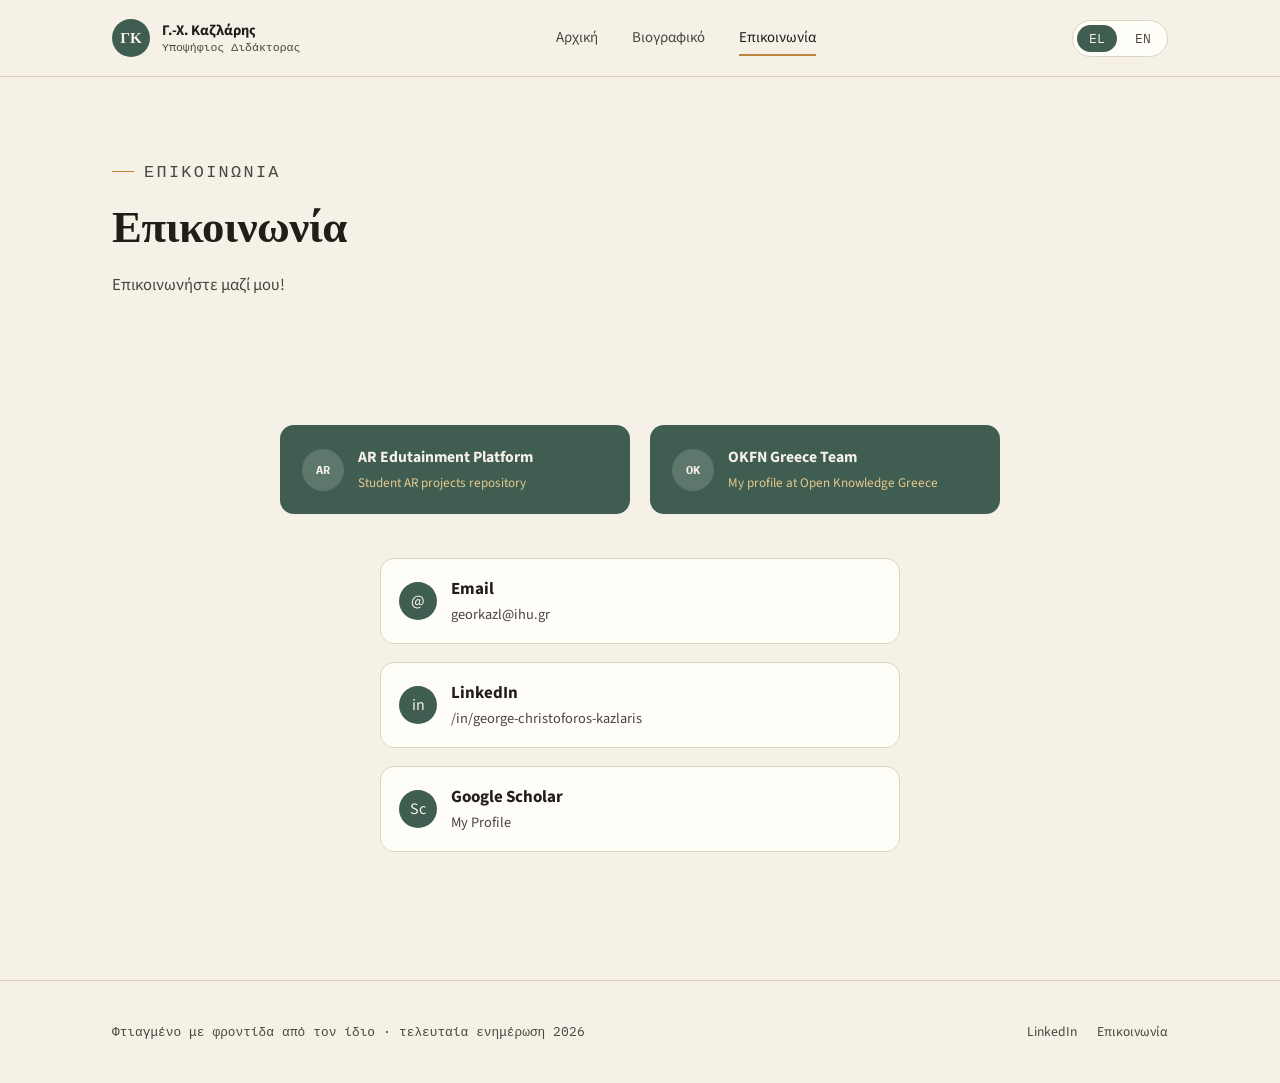
<file: contact.html>
<!doctype html>
<html lang="en">
  <head>
    <meta charset="UTF-8" />
    <meta name="viewport" content="width=device-width, initial-scale=1.0" />
    <title>Contact - Georgios-Christoforos Kazlaris</title>
    <link rel="icon" type="image/svg+xml" href="assets/favicon.svg" />
    <link rel="preconnect" href="https://fonts.googleapis.com" />
    <link rel="preconnect" href="https://fonts.gstatic.com" crossorigin />
    <link
      href="https://fonts.googleapis.com/css2?family=Fraunces:opsz,wght@9..144,500;9..144,600;9..144,700&family=Source+Sans+3:wght@400;600;700&family=IBM+Plex+Mono:wght@400;500&display=swap"
      rel="stylesheet"
    />
    <link rel="stylesheet" href="css/style.css" />
  </head>
  <body>
    <header class="site-header">
      <div class="wrap">
        <a href="index.html" class="brand">
          <span class="mono">ΓΚ</span>
          <span class="brand-name"
            ><strong data-i18n="brand.name">G.-C. Kazlaris</strong
            ><span data-i18n="brand.role">PhD Candidate</span></span
          >
        </a>
        <nav class="main-nav" aria-label="Primary">
          <a href="index.html" data-i18n="nav.home">Home</a>
          <a href="cv.html" data-i18n="nav.cv">CV</a>
          <a href="contact.html" data-i18n="nav.contact">Contact</a>
        </nav>
        <div style="display: flex; align-items: center; gap: 16px">
          <div class="lang-toggle" aria-label="Language">
            <button data-lang="el">EL</button>
            <button data-lang="en">EN</button>
          </div>
          <button class="nav-toggle" aria-label="Toggle menu">
            <span></span><span></span><span></span>
          </button>
        </div>
      </div>
    </header>

    <section class="page-hero">
      <div class="wrap" data-reveal>
        <p class="eyebrow" data-i18n="contact.h1">Contact</p>
        <h1 data-i18n="contact.h1">Contact</h1>
        <p data-i18n="contact.intro">
          Reach out about research, collaboration, or anything else.
        </p>
      </div>
    </section>

    <section>
      <div class="wrap">
        <div class="extra-links" data-reveal>
          <a
            href="https://aredutainment.okfn.gr/"
            target="_blank"
            rel="noopener"
          >
            <span class="ic2">AR</span>
            <div>
              <strong data-i18n="contact.extra1.title"
                >AR Edutainment Platform</strong
              >
              <div class="extra-links-sub" data-i18n="contact.extra1.sub">
                Student AR projects repository
              </div>
            </div>
          </a>
          <a href="https://okfn.gr/el/our-team/" target="_blank" rel="noopener">
            <span class="ic2">OK</span>
            <div>
              <strong data-i18n="contact.extra2.title">OKFN Greece Team</strong>
              <div class="extra-links-sub" data-i18n="contact.extra2.sub">
                My profile at Open Knowledge Greece
              </div>
            </div>
          </a>
        </div>

        <div class="contact-list contact-list-solo" data-reveal>
          <a href="mailto:georkazl@ihu.gr">
            <span class="ic">@</span>
            <div>
              <strong data-i18n="contact.email">Email</strong>
              <div style="color: var(--ink-soft); font-size: 0.9rem">
                georkazl@ihu.gr
              </div>
            </div>
          </a>
          <a
            href="https://www.linkedin.com/in/george-christoforos-kazlaris/"
            target="_blank"
            rel="noopener"
          >
            <span class="ic">in</span>
            <div>
              <strong data-i18n="contact.linkedin">LinkedIn</strong>
              <div style="color: var(--ink-soft); font-size: 0.9rem">
                /in/george-christoforos-kazlaris
              </div>
            </div>
          </a>
          <a
            href="https://scholar.google.com/citations?user=NOP0AgwAAAAJ&hl=en"
            target="_blank"
            rel="noopener"
          >
            <span class="ic">Sc</span>
            <div>
              <strong data-i18n="contact.scholar">Google Scholar</strong>
              <div style="color: var(--ink-soft); font-size: 0.9rem">
                My Profile
              </div>
            </div>
          </a>
        </div>
      </div>
    </section>

    <footer class="site-footer">
      <div class="wrap">
        <span class="footer-note" data-i18n="footer.note"
          >Built with care · last updated 2026</span
        >
        <div class="footer-links">
          <a
            href="https://www.linkedin.com/in/george-christoforos-kazlaris/"
            target="_blank"
            rel="noopener"
            >LinkedIn</a
          >
          <a href="contact.html" data-i18n="nav.contact">Contact</a>
        </div>
      </div>
    </footer>

    <script src="js/i18n.js"></script>
    <script src="js/main.js"></script>
  </body>
</html>
</file>
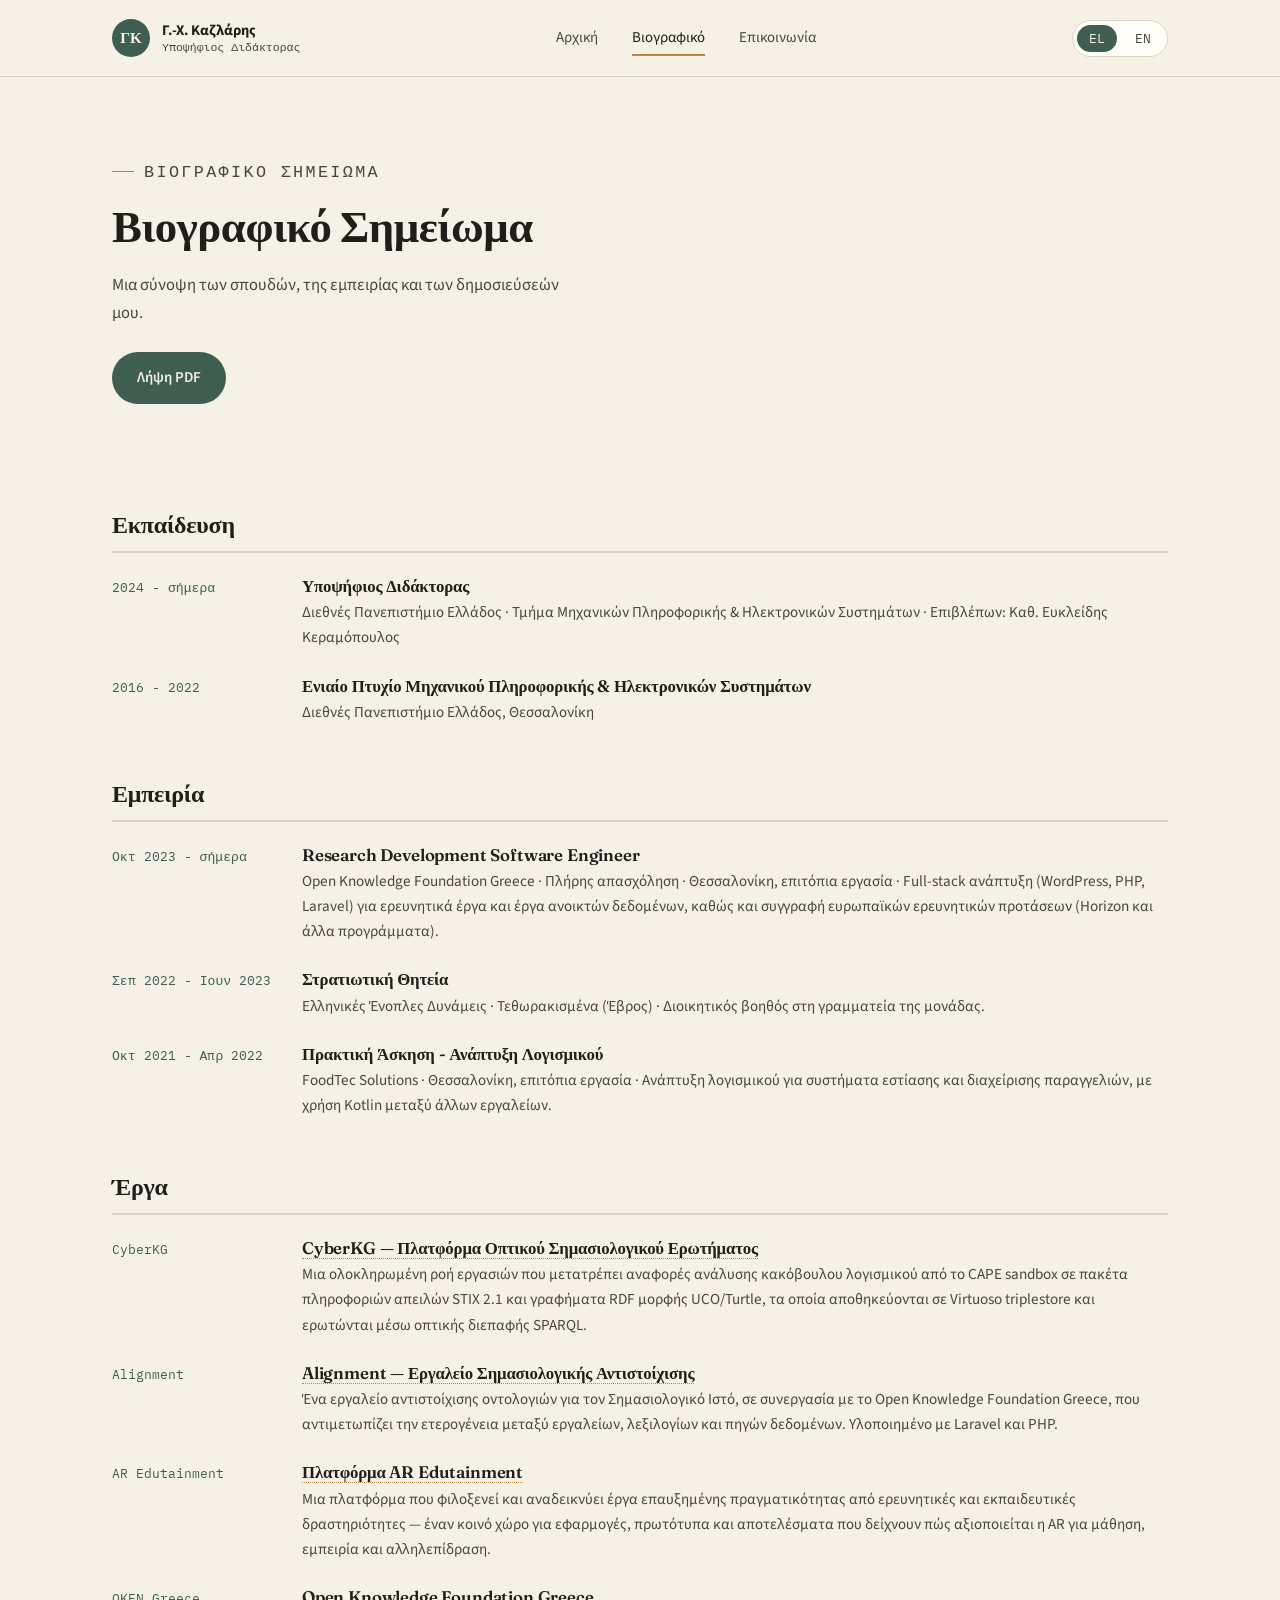
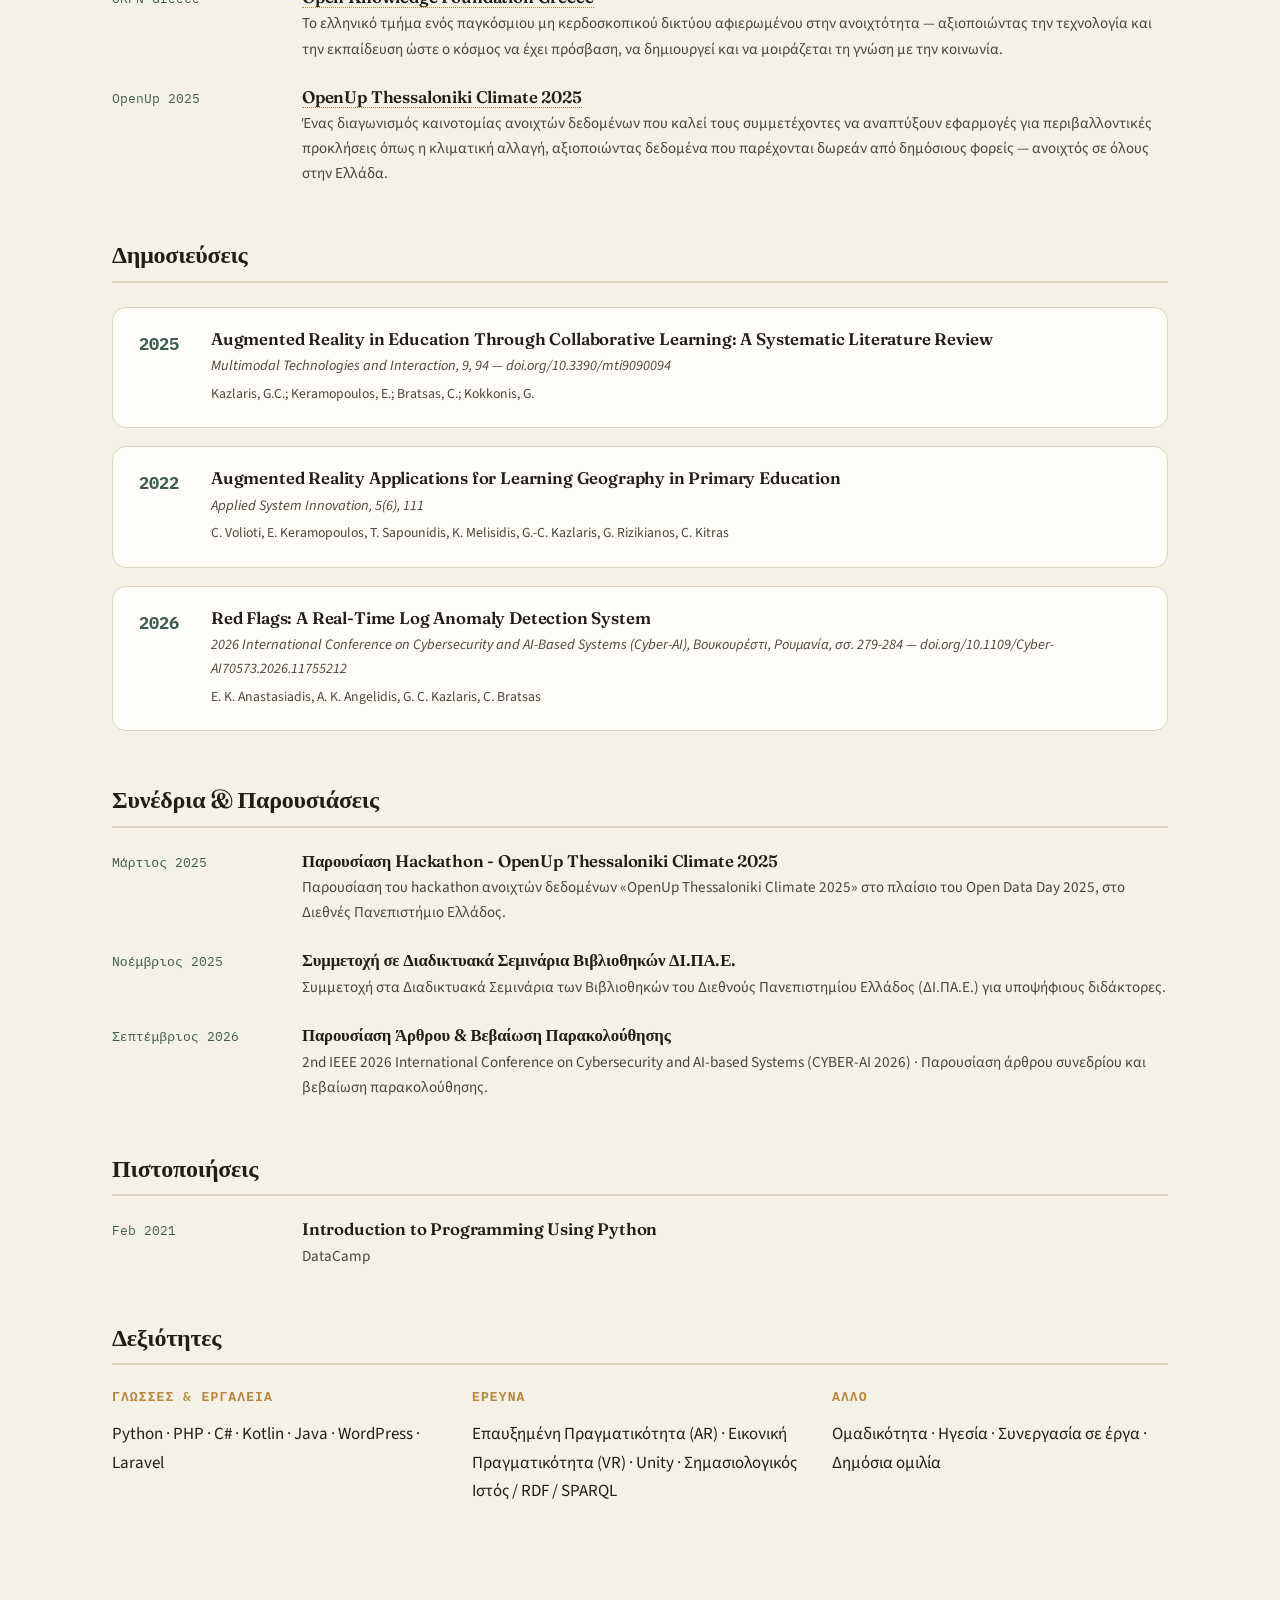
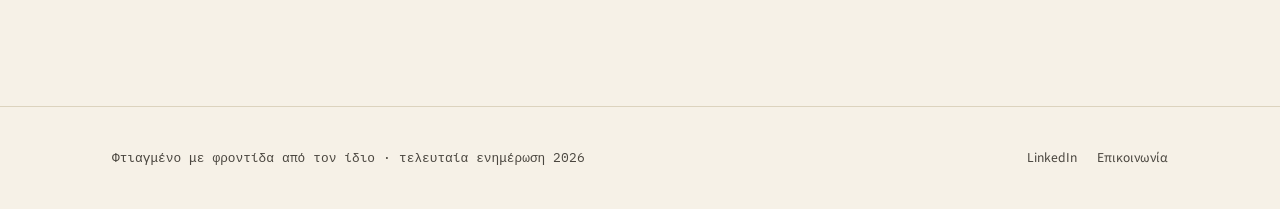
<file: cv.html>
<!doctype html>
<html lang="en">
  <head>
    <meta charset="UTF-8" />
    <meta name="viewport" content="width=device-width, initial-scale=1.0" />
    <title>CV - Georgios-Christoforos Kazlaris</title>
    <link rel="icon" type="image/svg+xml" href="assets/favicon.svg" />
    <link rel="preconnect" href="https://fonts.googleapis.com" />
    <link rel="preconnect" href="https://fonts.gstatic.com" crossorigin />
    <link
      href="https://fonts.googleapis.com/css2?family=Fraunces:opsz,wght@9..144,500;9..144,600;9..144,700&family=Source+Sans+3:wght@400;600;700&family=IBM+Plex+Mono:wght@400;500&display=swap"
      rel="stylesheet"
    />
    <link rel="stylesheet" href="css/style.css" />
  </head>
  <body>
    <header class="site-header">
      <div class="wrap">
        <a href="index.html" class="brand">
          <span class="mono">ΓΚ</span>
          <span class="brand-name"
            ><strong data-i18n="brand.name">G.-C. Kazlaris</strong
            ><span data-i18n="brand.role">PhD Candidate</span></span
          >
        </a>
        <nav class="main-nav" aria-label="Primary">
          <a href="index.html" data-i18n="nav.home">Home</a>
          <a href="cv.html" data-i18n="nav.cv">CV</a>
          <a href="contact.html" data-i18n="nav.contact">Contact</a>
        </nav>
        <div style="display: flex; align-items: center; gap: 16px">
          <div class="lang-toggle" aria-label="Language">
            <button data-lang="el">EL</button>
            <button data-lang="en">EN</button>
          </div>
          <button class="nav-toggle" aria-label="Toggle menu">
            <span></span><span></span><span></span>
          </button>
        </div>
      </div>
    </header>

    <section class="page-hero">
      <div class="wrap" data-reveal>
        <p class="eyebrow" data-i18n="cv.h1">Curriculum Vitae</p>
        <h1 data-i18n="cv.h1">Curriculum Vitae</h1>
        <p data-i18n="cv.intro">A short summary of my academic path so far.</p>
        <div class="btn-row" style="margin-top: 24px">
          <a
            href="assets/CV-Kazlaris.pdf"
            download
            class="btn btn-primary"
            data-i18n="cv.download"
            >Download PDF</a
          >
        </div>
      </div>
    </section>

    <section>
      <div class="wrap">
        <div class="cv-block" data-reveal>
          <h2 data-i18n="cv.education.heading">Education</h2>
          <div class="cv-entry">
            <span class="when" data-i18n="cv.edu1.when">2024 — present</span>
            <div>
              <h3 data-i18n="cv.edu1.title">
                PhD Candidate — Computer Engineering
              </h3>
              <p data-i18n="cv.edu1.body">
                International Hellenic University · Department of Information &
                Electronic Engineering · Supervisor: Prof. Efkleidis
                Keramopoulos
              </p>
            </div>
          </div>
          <div class="cv-entry">
            <span class="when" data-i18n="cv.edu2.when">2016 — 2022</span>
            <div>
              <h3 data-i18n="cv.edu2.title">
                Integrated Master's Degree — Information & Electronic
                Engineering
              </h3>
              <p data-i18n="cv.edu2.body">
                International Hellenic University, Thessaloniki · Computer
                Programming
              </p>
            </div>
          </div>
        </div>

        <div class="cv-block" data-reveal>
          <h2 data-i18n="cv.experience.heading">Experience</h2>
          <div class="cv-entry">
            <span class="when" data-i18n="cv.exp1.when"
              >Oct 2023 — present</span
            >
            <div>
              <h3 data-i18n="cv.exp1.title">
                Research Development Software Engineer
              </h3>
              <p data-i18n="cv.exp1.body">
                Open Knowledge Foundation Greece · Full-time · Thessaloniki,
                On-site · Full-stack development (WordPress, PHP, Laravel) for
                research and open-data projects, and writing European project
                proposals (Horizon and other programmes).
              </p>
            </div>
          </div>
          <div class="cv-entry">
            <span class="when" data-i18n="cv.exp2.when"
              >Sep 2022 — Jun 2023</span
            >
            <div>
              <h3 data-i18n="cv.exp2.title">Military Service</h3>
              <p data-i18n="cv.exp2.body">
                Hellenic Armed Forces · Évros · Administrative assistant
                supporting the unit's daily office operations.
              </p>
            </div>
          </div>
          <div class="cv-entry">
            <span class="when" data-i18n="cv.exp3.when"
              >Oct 2021 — Apr 2022</span
            >
            <div>
              <h3 data-i18n="cv.exp3.title">
                Student Intern — Software Development
              </h3>
              <p data-i18n="cv.exp3.body">
                FoodTec Solutions · Thessaloniki, On-site · Development work on
                restaurant & order management systems, using Kotlin among other
                tools.
              </p>
            </div>
          </div>
        </div>

        <div class="cv-block" data-reveal>
          <h2 data-i18n="cv.projects.heading">Projects</h2>
          <div class="cv-entry">
            <span class="when">CyberKG</span>
            <div>
              <h3>
                <a
                  href="https://cyberkg.iee.ihu.gr/"
                  target="_blank"
                  rel="noopener"
                  data-i18n="cv.proj1.title"
                  >CyberKG — Visual Semantic Query Platform</a
                >
              </h3>
              <p data-i18n="cv.proj1.body">
                An end-to-end pipeline that converts CAPE sandbox malware
                analysis reports into STIX 2.1 threat intelligence bundles and
                UCO/Turtle RDF graphs, stored in a Virtuoso triplestore and
                queried through a visual SPARQL interface.
              </p>
            </div>
          </div>
          <div class="cv-entry">
            <span class="when">Alignment</span>
            <div>
              <h3>
                <a
                  href="http://alignment.okfn.gr/"
                  target="_blank"
                  rel="noopener"
                  data-i18n="cv.proj2.title"
                  >Alignment — Semantic Matching Tool</a
                >
              </h3>
              <p data-i18n="cv.proj2.body">
                An ontology-matching tool for the Semantic Web, built in
                collaboration with the Open Knowledge Foundation Greece,
                addressing the heterogeneity between tools, vocabularies and
                data sources. Built with Laravel and PHP.
              </p>
            </div>
          </div>
          <div class="cv-entry">
            <span class="when">AR Edutainment</span>
            <div>
              <h3>
                <a
                  href="https://aredutainment.okfn.gr/"
                  target="_blank"
                  rel="noopener"
                  data-i18n="cv.proj3.title"
                  >AR Edutainment Platform</a
                >
              </h3>
              <p data-i18n="cv.proj3.body">
                A platform that hosts and showcases augmented reality projects
                developed through research and educational activities — a shared
                space for applications, prototypes and outcomes that highlight
                how AR is used for learning, experience and interaction.
              </p>
            </div>
          </div>
          <div class="cv-entry">
            <span class="when">OKFN Greece</span>
            <div>
              <h3>
                <a
                  href="https://okfn.gr/el"
                  target="_blank"
                  rel="noopener"
                  data-i18n="cv.proj4.title"
                  >Open Knowledge Foundation Greece</a
                >
              </h3>
              <p data-i18n="cv.proj4.body">
                The Greek chapter of a global non-profit network devoted to
                openness — using technology and education to help people access,
                create, and share knowledge with society.
              </p>
            </div>
          </div>
          <div class="cv-entry">
            <span class="when">OpenUp 2025</span>
            <div>
              <h3>
                <a
                  href="https://openup.okfn.gr/"
                  target="_blank"
                  rel="noopener"
                  data-i18n="cv.proj5.title"
                  >OpenUp Thessaloniki Climate 2025</a
                >
              </h3>
              <p data-i18n="cv.proj5.body">
                An open-data innovation competition inviting participants to
                build applications that tackle environmental challenges like
                climate change, using data provided free by public organisations
                — open to anyone in Greece.
              </p>
            </div>
          </div>
        </div>

        <div class="cv-block" data-reveal>
          <h2 data-i18n="cv.publications.heading">Publications</h2>
          <div class="pub-list">
            <div class="pub-item">
              <span class="pub-year">2025</span>
              <div class="pub-body">
                <h3 data-i18n="cv.pub1.title">
                  Augmented Reality in Education Through Collaborative Learning:
                  A Systematic Literature Review
                </h3>
                <div class="venue" data-i18n="cv.pub1.venue">
                  Multimodal Technologies and Interaction, 9, 94 —
                  doi.org/10.3390/mti9090094
                </div>
                <div class="authors" data-i18n="cv.pub1.authors">
                  Kazlaris, G.C.; Keramopoulos, E.; Bratsas, C.; Kokkonis, G.
                </div>
              </div>
            </div>
            <div class="pub-item">
              <span class="pub-year">2022</span>
              <div class="pub-body">
                <h3 data-i18n="cv.pub2.title">
                  Augmented Reality Applications for Learning Geography in
                  Primary Education
                </h3>
                <div class="venue" data-i18n="cv.pub2.venue">
                  Applied System Innovation, 5(6), 111
                </div>
                <div class="authors" data-i18n="cv.pub2.authors">
                  C. Volioti, E. Keramopoulos, T. Sapounidis, K. Melisidis,
                  G.-C. Kazlaris, G. Rizikianos, C. Kitras
                </div>
              </div>
            </div>
            <div class="pub-item">
              <span class="pub-year">2026</span>
              <div class="pub-body">
                <h3>
                  <a
                    href="https://ieeexplore.ieee.org/document/11755212"
                    target="_blank"
                    rel="noopener"
                    data-i18n="cv.pub3.title"
                    >Red Flags: A Real-Time Log Anomaly Detection System</a
                  >
                </h3>
                <div class="venue" data-i18n="cv.pub3.venue">
                  2026 International Conference on Cybersecurity and AI-Based
                  Systems (Cyber-AI), Bucharest, Romania, pp. 279-284 —
                  doi.org/10.1109/Cyber-AI70573.2026.11755212
                </div>
                <div class="authors" data-i18n="cv.pub3.authors">
                  E. K. Anastasiadis, A. K. Angelidis, G. C. Kazlaris, C.
                  Bratsas
                </div>
              </div>
            </div>
          </div>
        </div>

        <div class="cv-block" data-reveal>
          <h2 data-i18n="cv.conferences.heading">
            Conferences & Presentations
          </h2>
          <div class="cv-entry">
            <span class="when" data-i18n="cv.conf1.when">March 2025</span>
            <div>
              <h3 data-i18n="cv.conf1.title">
                Hackathon Presentation — OpenUp Thessaloniki Climate 2025
              </h3>
              <p data-i18n="cv.conf1.body">
                Presented the open-data hackathon "OpenUp Thessaloniki Climate
                2025" as part of Open Data Day 2025, at the International
                Hellenic University.
              </p>
            </div>
          </div>
          <div class="cv-entry">
            <span class="when" data-i18n="cv.conf2.when">November 2025</span>
            <div>
              <h3 data-i18n="cv.conf2.title">
                Participation in Online Seminars by the IHU Libraries
              </h3>
              <p data-i18n="cv.conf2.body">
                Participated in the Online Seminars organized by the IHU
                Libraries for PhD candidates.
              </p>
            </div>
          </div>
          <div class="cv-entry">
            <span class="when" data-i18n="cv.conf0.when">September 2026</span>
            <div>
              <h3 data-i18n="cv.conf0.title">
                Conference Paper Presentation & Certificate of Attendance
              </h3>
              <p data-i18n="cv.conf0.body">
                2nd IEEE 2026 International Conference on Cybersecurity and
                AI-based Systems (CYBER-AI 2026) · Presented a conference paper
                and received a certificate of attendance.
              </p>
            </div>
          </div>
        </div>

        <div class="cv-block" data-reveal>
          <h2 data-i18n="cv.certifications.heading">Certifications</h2>
          <div class="cv-entry">
            <span class="when">Feb 2021</span>
            <div>
              <h3 data-i18n="cv.cert1.title">
                Introduction to Programming Using Python
              </h3>
              <p data-i18n="cv.cert1.body">DataCamp</p>
            </div>
          </div>
        </div>

        <div class="cv-block" data-reveal>
          <h2 data-i18n="cv.skills.heading">Skills</h2>
          <div class="skill-groups">
            <div>
              <h4 data-i18n="cv.skills.lang">Languages & Tools</h4>
              <p data-i18n="cv.skills.lang.list">
                Python · PHP · C# · Kotlin · Java · WordPress · Laravel
              </p>
            </div>
            <div>
              <h4 data-i18n="cv.skills.research">Research</h4>
              <p data-i18n="cv.skills.research.list">
                Augmented Reality (AR) · Virtual Reality (VR) · Unity · Semantic
                Web / RDF / SPARQL
              </p>
            </div>
            <div>
              <h4 data-i18n="cv.skills.soft">Other</h4>
              <p data-i18n="cv.skills.soft.list">
                Teamwork · Leadership · Project collaboration · Public speaking
              </p>
            </div>
          </div>
        </div>
      </div>
    </section>

    <footer class="site-footer">
      <div class="wrap">
        <span class="footer-note" data-i18n="footer.note"
          >Built with care · last updated 2026</span
        >
        <div class="footer-links">
          <a
            href="https://www.linkedin.com/in/george-christoforos-kazlaris/"
            target="_blank"
            rel="noopener"
            >LinkedIn</a
          >
          <a href="contact.html" data-i18n="nav.contact">Contact</a>
        </div>
      </div>
    </footer>

    <script src="js/i18n.js"></script>
    <script src="js/main.js"></script>
  </body>
</html>
</file>
<file: css/style.css>
:root {
  --paper: #f6f1e7;
  --paper-dim: #efe8d9;
  --ink: #211e1a;
  --ink-soft: #4a463f;
  --moss: #3f5d50;
  --moss-dark: #2c4238;
  --gold: #b9863b;
  --gold-soft: #e7c98f;
  --line: #dcd3be;
  --card-bg: #fffdf8;

  --font-display: "Fraunces", Georgia, serif;
  --font-body: "Source Sans 3", "Segoe UI", sans-serif;
  --font-mono: "IBM Plex Mono", monospace;

  --maxw: 1120px;
  --radius: 14px;
  --ease: cubic-bezier(0.22, 0.68, 0, 1);
}

*,
*::before,
*::after {
  box-sizing: border-box;
}
html {
  scroll-behavior: smooth;
}
html,
body {
  margin: 0;
  padding: 0;
}

body {
  background: var(--paper);
  color: var(--ink);
  font-family: var(--font-body);
  font-size: 17px;
  line-height: 1.65;
  -webkit-font-smoothing: antialiased;
}

img {
  max-width: 100%;
  display: block;
}
a {
  color: inherit;
  text-decoration: none;
}
ul {
  margin: 0;
  padding: 0;
  list-style: none;
}

h1,
h2,
h3,
h4 {
  font-family: var(--font-display);
  font-weight: 600;
  line-height: 1.1;
  margin: 0 0 0.5em;
  letter-spacing: -0.01em;
}

.eyebrow {
  font-family: var(--font-mono);
  font-size: 0.78rem;
  letter-spacing: 0.14em;
  text-transform: uppercase;
  color: var(--moss);
  display: flex;
  align-items: center;
  gap: 0.6em;
  margin-bottom: 0.9em;
}
.eyebrow::before {
  content: "";
  width: 22px;
  height: 1px;
  background: var(--gold);
  display: inline-block;
}

.wrap {
  max-width: var(--maxw);
  margin: 0 auto;
  padding: 0 32px;
}

/* focus visibility */
a:focus-visible,
button:focus-visible,
input:focus-visible,
textarea:focus-visible {
  outline: 2px solid var(--moss);
  outline-offset: 3px;
  border-radius: 4px;
}

@media (prefers-reduced-motion: reduce) {
  * {
    animation-duration: 0.001ms !important;
    animation-iteration-count: 1 !important;
    transition-duration: 0.001ms !important;
    scroll-behavior: auto !important;
  }
}

/* =========================================================
   Header / nav
   ========================================================= */
.site-header {
  position: sticky;
  top: 0;
  z-index: 50;
  background: rgba(246, 241, 231, 0.86);
  backdrop-filter: blur(10px);
  border-bottom: 1px solid var(--line);
}
.site-header .wrap {
  display: flex;
  align-items: center;
  justify-content: space-between;
  height: 76px;
}
.brand {
  display: flex;
  align-items: center;
  gap: 12px;
  font-family: var(--font-mono);
  font-size: 0.95rem;
  color: var(--ink);
}
.brand .mono {
  width: 38px;
  height: 38px;
  border-radius: 50%;
  background: var(--moss);
  color: var(--paper);
  display: flex;
  align-items: center;
  justify-content: center;
  font-family: var(--font-display);
  font-weight: 600;
  font-size: 0.95rem;
  letter-spacing: 0;
}
.brand-name {
  display: flex;
  flex-direction: column;
  line-height: 1.15;
}
.brand-name strong {
  font-family: var(--font-body);
  font-weight: 700;
  font-size: 0.92rem;
}
.brand-name span {
  font-size: 0.72rem;
  color: var(--ink-soft);
}

.main-nav {
  display: flex;
  align-items: center;
  gap: 34px;
}
.main-nav a {
  position: relative;
  font-size: 0.94rem;
  padding: 6px 0;
  color: var(--ink-soft);
  transition: color 0.25s var(--ease);
}
.main-nav a::after {
  content: "";
  position: absolute;
  left: 0;
  right: 100%;
  bottom: 0;
  height: 2px;
  background: var(--gold);
  transition: right 0.3s var(--ease);
}
.main-nav a:hover,
.main-nav a.active {
  color: var(--ink);
}
.main-nav a:hover::after,
.main-nav a.active::after {
  right: 0;
}

.lang-toggle {
  display: flex;
  align-items: center;
  gap: 6px;
  font-family: var(--font-mono);
  font-size: 0.82rem;
  border: 1px solid var(--line);
  border-radius: 20px;
  padding: 4px;
  background: var(--card-bg);
}
.lang-toggle button {
  background: none;
  border: none;
  cursor: pointer;
  padding: 5px 12px;
  border-radius: 16px;
  color: var(--ink-soft);
  font-family: var(--font-mono);
  font-size: 0.82rem;
  transition:
    background 0.2s var(--ease),
    color 0.2s var(--ease);
}
.lang-toggle button.is-active {
  background: var(--moss);
  color: var(--paper);
}

.nav-toggle {
  display: none;
  background: none;
  border: none;
  cursor: pointer;
}
.nav-toggle span {
  display: block;
  width: 24px;
  height: 2px;
  background: var(--ink);
  margin: 5px 0;
  transition: 0.3s;
}

/* =========================================================
   Hero
   ========================================================= */
.hero {
  padding: 96px 0 80px;
  overflow: hidden;
}
.hero .wrap {
  display: grid;
  grid-template-columns: 1.1fr 0.9fr;
  gap: 56px;
  align-items: center;
}
.hero-name {
  font-size: clamp(2.4rem, 5vw, 3.6rem);
  margin-bottom: 0.28em;
}
.hero-name .accent {
  color: var(--moss);
  font-style: italic;
}
.hero-title {
  font-family: var(--font-mono);
  font-size: 1rem;
  color: var(--ink-soft);
  margin-bottom: 1.4em;
}
.hero-tagline {
  font-size: 1.12rem;
  max-width: 46ch;
  color: var(--ink-soft);
  margin-bottom: 2em;
}
.btn-row {
  display: flex;
  gap: 16px;
  flex-wrap: wrap;
}
.btn {
  display: inline-flex;
  align-items: center;
  gap: 8px;
  padding: 13px 24px;
  border-radius: 30px;
  font-size: 0.94rem;
  font-weight: 600;
  transition:
    transform 0.25s var(--ease),
    box-shadow 0.25s var(--ease),
    background 0.25s var(--ease);
  border: 1px solid transparent;
}
.btn-primary {
  background: var(--moss);
  color: var(--paper);
}
.btn-primary:hover {
  transform: translateY(-2px);
  box-shadow: 0 10px 24px -10px rgba(63, 93, 80, 0.55);
  background: var(--moss-dark);
}
.btn-ghost {
  border-color: var(--line);
  color: var(--ink);
  background: var(--card-bg);
}
.btn-ghost:hover {
  transform: translateY(-2px);
  border-color: var(--gold);
}

/* signature element: layered AR card stack */
.card-stack-wrap {
  display: flex;
  flex-direction: column;
  align-items: center;
  gap: 22px;
}
.card-stack {
  position: relative;
  height: 340px;
  width: 100%;
  perspective: 1200px;
}
.card-stack .stack-card {
  position: absolute;
  width: 64%;
  height: 180px;
  top: 50%;
  left: 50%;
  background: var(--card-bg);
  border: 1px solid var(--line);
  border-radius: var(--radius);
  box-shadow: 0 18px 40px -20px rgba(33, 30, 26, 0.25);
  padding: 22px 24px;
  cursor: pointer;
  transition:
    transform 0.5s var(--ease),
    opacity 0.5s var(--ease),
    box-shadow 0.5s var(--ease);
  display: flex;
  flex-direction: column;
  justify-content: space-between;
}
.stack-card .tag {
  font-family: var(--font-mono);
  font-size: 0.7rem;
  letter-spacing: 0.1em;
  text-transform: uppercase;
  color: var(--moss);
}
.stack-card h4 {
  font-size: 1.05rem;
  margin: 0.4em 0 0;
}
.stack-card .corner {
  position: absolute;
  width: 14px;
  height: 14px;
  border: 2px solid var(--gold);
  opacity: 0.85;
}
.stack-card .corner.tl {
  top: 10px;
  left: 10px;
  border-right: none;
  border-bottom: none;
}
.stack-card .corner.br {
  bottom: 10px;
  right: 10px;
  border-left: none;
  border-top: none;
}

/* carousel positions — .pos-0 is front/active, .pos-1 and .pos-2 stack behind */
.stack-card.pos-0 {
  transform: translate(-50%, -50%) rotate(0deg) scale(1);
  z-index: 3;
  opacity: 1;
  box-shadow: 0 22px 46px -18px rgba(33, 30, 26, 0.32);
}
.stack-card.pos-1 {
  transform: translate(-50%, -50%) translate(78px, 26px) rotate(7deg)
    scale(0.92);
  z-index: 2;
  opacity: 0.8;
}
.stack-card.pos-2 {
  transform: translate(-50%, -50%) translate(-78px, 42px) rotate(-7deg)
    scale(0.86);
  z-index: 1;
  opacity: 0.6;
}

.stack-nav {
  display: flex;
  align-items: center;
  gap: 18px;
}
.stack-nav button {
  width: 42px;
  height: 42px;
  border-radius: 50%;
  border: 1px solid var(--line);
  background: var(--card-bg);
  display: flex;
  align-items: center;
  justify-content: center;
  cursor: pointer;
  color: var(--ink);
  transition:
    background 0.25s var(--ease),
    color 0.25s var(--ease),
    border-color 0.25s var(--ease),
    transform 0.25s var(--ease);
}
.stack-nav button:hover {
  background: var(--moss);
  color: var(--paper);
  border-color: var(--moss);
  transform: translateY(-2px);
}
.stack-nav button svg {
  width: 18px;
  height: 18px;
}
.stack-dots {
  display: flex;
  gap: 8px;
}
.stack-dots span {
  width: 7px;
  height: 7px;
  border-radius: 50%;
  background: var(--line);
  transition:
    background 0.25s var(--ease),
    transform 0.25s var(--ease);
}
.stack-dots span.is-active {
  background: var(--gold);
  transform: scale(1.2);
}

/* =========================================================
   Sections / reveal
   ========================================================= */
section {
  padding: 88px 0;
}
.section-alt {
  background: var(--paper-dim);
  border-top: 1px solid var(--line);
  border-bottom: 1px solid var(--line);
}

[data-reveal] {
  opacity: 0;
  transform: translateY(24px);
  transition:
    opacity 0.7s var(--ease),
    transform 0.7s var(--ease);
}
[data-reveal].is-visible {
  opacity: 1;
  transform: none;
}

.section-head {
  max-width: 640px;
  margin-bottom: 52px;
}
.section-head h2 {
  font-size: clamp(1.8rem, 3vw, 2.4rem);
}
.section-head p {
  color: var(--ink-soft);
  font-size: 1.05rem;
}

/* about */
.about-grid {
  display: grid;
  grid-template-columns: 0.8fr 1.2fr;
  gap: 56px;
  align-items: start;
}
.avatar-placeholder {
  width: 200px;
  height: 200px;
  border-radius: 50%;
  background: linear-gradient(155deg, var(--moss), var(--moss-dark));
  color: var(--paper);
  display: flex;
  align-items: center;
  justify-content: center;
  font-family: var(--font-display);
  font-size: 3rem;
  font-weight: 600;
  border: 6px solid var(--card-bg);
  box-shadow: 0 16px 32px -16px rgba(33, 30, 26, 0.4);
  position: relative;
}
.avatar-placeholder::after {
  content: "replace photo";
  position: absolute;
  bottom: -14px;
  left: 50%;
  transform: translateX(-50%);
  font-family: var(--font-mono);
  font-size: 0.65rem;
  letter-spacing: 0.08em;
  background: var(--gold);
  color: var(--ink);
  padding: 3px 10px;
  border-radius: 10px;
  white-space: nowrap;
  text-transform: uppercase;
}
.about-body p {
  margin: 0 0 1.1em;
  color: var(--ink-soft);
  text-align: justify;
  text-justify: inter-word;
}
.about-body strong {
  color: var(--ink);
}

/* highlight cards */
.card-grid {
  display: grid;
  grid-template-columns: repeat(3, 1fr);
  gap: 24px;
}
.hl-card {
  display: flex;
  flex-direction: column;
  background: var(--card-bg);
  border: 1px solid var(--line);
  border-radius: var(--radius);
  padding: 28px 26px;
  transition:
    transform 0.3s var(--ease),
    box-shadow 0.3s var(--ease),
    border-color 0.3s var(--ease);
}
.hl-card:hover {
  transform: translateY(-6px);
  box-shadow: 0 20px 40px -22px rgba(33, 30, 26, 0.3);
  border-color: var(--gold);
}
.hl-card .num {
  font-family: var(--font-mono);
  color: var(--gold);
  font-size: 0.85rem;
  margin-bottom: 0.6em;
  display: block;
}
.hl-card h3 {
  font-size: 1.15rem;
  margin-bottom: 0.4em;
}
.hl-card p {
  color: var(--ink-soft);
  font-size: 0.95rem;
  margin: 0;
  flex-grow: 1;
}
.hl-link {
  display: inline-flex;
  align-items: center;
  gap: 8px;
  margin-top: 18px;
  font-family: var(--font-mono);
  font-size: 0.82rem;
  color: var(--moss);
  font-weight: 600;
}
.hl-link svg {
  width: 14px;
  height: 14px;
  transition: transform 0.25s var(--ease);
}
.hl-card:hover .hl-link svg {
  transform: translate(3px, -3px);
}

/* timeline */
.timeline {
  position: relative;
  margin-left: 8px;
  padding-left: 34px;
  border-left: 2px solid var(--line);
  max-height: 560px;
  overflow-y: auto;
  padding-right: 18px;
  scrollbar-width: thin;
  scrollbar-color: var(--gold) transparent;
  /* fade hint at the bottom to show there's more to scroll */
  mask-image: linear-gradient(
    to bottom,
    #000 calc(100% - 28px),
    transparent 100%
  );
  -webkit-mask-image: linear-gradient(
    to bottom,
    #000 calc(100% - 28px),
    transparent 100%
  );
}
.timeline::-webkit-scrollbar {
  width: 6px;
}
.timeline::-webkit-scrollbar-track {
  background: transparent;
}
.timeline::-webkit-scrollbar-thumb {
  background: var(--gold-soft);
  border-radius: 10px;
}
.timeline::-webkit-scrollbar-thumb:hover {
  background: var(--gold);
}
.tl-item {
  position: relative;
  padding-bottom: 40px;
}
.tl-item:last-child {
  padding-bottom: 4px;
}
.tl-item::before {
  content: "";
  position: absolute;
  left: -42px;
  top: 4px;
  width: 14px;
  height: 14px;
  border-radius: 50%;
  background: var(--paper);
  border: 3px solid var(--moss);
}
.tl-date {
  font-family: var(--font-mono);
  font-size: 0.78rem;
  color: var(--moss);
  letter-spacing: 0.06em;
}
.tl-item h3 {
  font-size: 1.12rem;
  margin: 0.3em 0 0.3em;
}
.tl-item p {
  color: var(--ink-soft);
  margin: 0;
  font-size: 0.96rem;
}

/* world map */
.map-card {
  background: var(--card-bg);
  border: 1px solid var(--line);
  border-radius: var(--radius);
  padding: 28px;
}
.world-map {
  position: relative;
  width: 100%;
  height: clamp(320px, 55vw, 600px);
  overflow: hidden;
  touch-action: none;
}
.world-map svg {
  width: 100%;
  height: 100%;
  touch-action: none;
}
.jvm-region {
  transition: fill 0.2s var(--ease);
}
.jvm-region.is-home {
  fill: var(--moss) !important;
}
.jvm-region.is-home:hover {
  fill: var(--moss-dark) !important;
}
.jvm-region.is-visited {
  fill: var(--gold) !important;
}
.jvm-region.is-visited:hover {
  fill: var(--gold) !important;
  opacity: 0.85;
}
.jvm-tooltip {
  background: var(--ink) !important;
  color: var(--paper) !important;
  border: none !important;
  border-radius: 8px !important;
  padding: 8px 12px !important;
  font-family: var(--font-body) !important;
  font-size: 0.85rem !important;
  line-height: 1.4 !important;
  box-shadow: 0 10px 24px -10px rgba(33, 30, 26, 0.45);
  max-width: 220px;
  width: max-content;
  white-space: normal !important;
  word-wrap: break-word;
  overflow-wrap: break-word;
  box-sizing: border-box;
  z-index: 10;
}
.jvm-zoom-btn {
  background: var(--card-bg) !important;
  color: var(--ink) !important;
  border: 1px solid var(--line) !important;
}
.map-legend {
  display: flex;
  gap: 24px;
  flex-wrap: wrap;
  margin-top: 20px;
  font-family: var(--font-mono);
  font-size: 0.82rem;
  color: var(--ink-soft);
}
.map-legend li {
  display: flex;
  align-items: center;
  gap: 8px;
  list-style: none;
}
.legend-dot {
  width: 12px;
  height: 12px;
  border-radius: 3px;
  display: inline-block;
  flex-shrink: 0;
}
.legend-dot.home {
  background: var(--moss);
}
.legend-dot.visited {
  background: var(--gold);
}

/* publications */
.pub-list {
  display: flex;
  flex-direction: column;
  gap: 18px;
}
.pub-item {
  background: var(--card-bg);
  border: 1px solid var(--line);
  border-radius: var(--radius);
  padding: 22px 26px;
  display: flex;
  gap: 20px;
  align-items: flex-start;
  transition:
    border-color 0.3s var(--ease),
    transform 0.3s var(--ease);
}
.pub-item:hover {
  border-color: var(--gold);
  transform: translateX(4px);
}
.pub-year {
  font-family: var(--font-mono);
  color: var(--moss);
  font-weight: 700;
  min-width: 52px;
}
.pub-body h3 {
  font-size: 1.05rem;
  margin: 0 0 0.35em;
}
.pub-body .venue {
  font-size: 0.9rem;
  color: var(--ink-soft);
  font-style: italic;
}
.pub-body .authors {
  font-size: 0.86rem;
  color: var(--ink-soft);
  margin-top: 0.35em;
}

/* tags */
.tag-row {
  display: flex;
  flex-wrap: wrap;
  gap: 10px;
}
.tag-pill {
  font-family: var(--font-mono);
  font-size: 0.78rem;
  border: 1px solid var(--line);
  border-radius: 20px;
  padding: 7px 16px;
  background: var(--card-bg);
  color: var(--ink-soft);
}

/* CV page */
.cv-block {
  margin-bottom: 56px;
}
.cv-block h2 {
  font-size: 1.5rem;
  border-bottom: 2px solid var(--line);
  padding-bottom: 12px;
  margin-bottom: 24px;
}
.cv-entry {
  display: grid;
  grid-template-columns: 170px 1fr;
  gap: 20px;
  margin-bottom: 26px;
}
.cv-entry .when {
  font-family: var(--font-mono);
  font-size: 0.82rem;
  color: var(--moss);
}
.cv-entry h3 {
  font-size: 1.05rem;
  margin: 0 0 0.3em;
}
.cv-entry h3 a {
  color: inherit;
  border-bottom: 1px dotted var(--gold);
  transition: color 0.2s var(--ease);
}
.cv-entry h3 a:hover {
  color: var(--moss);
}
.cv-entry p {
  margin: 0;
  color: var(--ink-soft);
  font-size: 0.95rem;
}
.skill-groups {
  display: grid;
  grid-template-columns: repeat(3, 1fr);
  gap: 24px;
}
.skill-groups h4 {
  font-family: var(--font-mono);
  font-size: 0.82rem;
  text-transform: uppercase;
  letter-spacing: 0.08em;
  color: var(--gold);
  margin-bottom: 12px;
}

/* contact */
.contact-grid {
  display: grid;
  grid-template-columns: 1fr 1fr;
  gap: 56px;
}
.contact-list {
  display: flex;
  flex-direction: column;
  gap: 18px;
}
.contact-list-solo {
  max-width: 520px;
  margin: 0 auto;
}

.extra-links {
  display: flex;
  gap: 20px;
  flex-wrap: wrap;
  justify-content: center;
  max-width: 720px;
  margin: 0 auto 44px;
}
.extra-links a {
  flex: 1 1 260px;
  display: flex;
  align-items: center;
  gap: 14px;
  padding: 20px 22px;
  border-radius: var(--radius);
  background: var(--moss);
  color: var(--paper);
  transition:
    transform 0.25s var(--ease),
    box-shadow 0.25s var(--ease),
    background 0.25s var(--ease);
}
.extra-links a:hover {
  transform: translateY(-4px);
  box-shadow: 0 18px 36px -16px rgba(63, 93, 80, 0.5);
  background: var(--moss-dark);
}
.extra-links a strong {
  display: block;
  font-size: 0.98rem;
}
.extra-links .ic2 {
  width: 42px;
  height: 42px;
  border-radius: 50%;
  flex-shrink: 0;
  background: rgba(255, 255, 255, 0.16);
  display: flex;
  align-items: center;
  justify-content: center;
  font-family: var(--font-mono);
  font-size: 0.78rem;
  font-weight: 700;
}
.extra-links-sub {
  font-size: 0.82rem;
  color: var(--gold-soft);
  margin-top: 2px;
}
.contact-list a {
  display: flex;
  align-items: center;
  gap: 14px;
  padding: 16px 18px;
  border: 1px solid var(--line);
  border-radius: var(--radius);
  background: var(--card-bg);
  transition:
    transform 0.25s var(--ease),
    border-color 0.25s var(--ease);
}
.contact-list a:hover {
  transform: translateX(6px);
  border-color: var(--gold);
}
.contact-list .ic {
  width: 38px;
  height: 38px;
  border-radius: 50%;
  background: var(--moss);
  color: var(--paper);
  display: flex;
  align-items: center;
  justify-content: center;
  font-size: 1rem;
  flex-shrink: 0;
}
form.contact-form {
  display: flex;
  flex-direction: column;
  gap: 16px;
}
.contact-form label {
  font-family: var(--font-mono);
  font-size: 0.78rem;
  text-transform: uppercase;
  letter-spacing: 0.08em;
  color: var(--ink-soft);
  margin-bottom: 6px;
  display: block;
}
.contact-form input,
.contact-form textarea {
  width: 100%;
  padding: 13px 14px;
  border: 1px solid var(--line);
  border-radius: 8px;
  font-family: var(--font-body);
  font-size: 0.96rem;
  background: var(--card-bg);
  color: var(--ink);
}
.contact-form textarea {
  min-height: 140px;
  resize: vertical;
}

/* footer */
.site-footer {
  border-top: 1px solid var(--line);
  padding: 40px 0;
  margin-top: 40px;
}
.site-footer .wrap {
  display: flex;
  justify-content: space-between;
  align-items: center;
  flex-wrap: wrap;
  gap: 16px;
}
.footer-note {
  font-family: var(--font-mono);
  font-size: 0.8rem;
  color: var(--ink-soft);
}
.footer-links {
  display: flex;
  gap: 20px;
}
.footer-links a {
  font-size: 0.85rem;
  color: var(--ink-soft);
  transition: color 0.2s var(--ease);
}
.footer-links a:hover {
  color: var(--moss);
}

/* page hero (inner pages) */
.page-hero {
  padding: 64px 0 20px;
}
.page-hero h1 {
  font-size: clamp(2rem, 4vw, 2.8rem);
}
.page-hero p {
  color: var(--ink-soft);
  max-width: 60ch;
  font-size: 1.05rem;
}

/* =========================================================
   Responsive
   ========================================================= */
@media (max-width: 900px) {
  .hero .wrap {
    grid-template-columns: 1fr;
  }
  .card-stack {
    height: 300px;
    margin-top: 20px;
  }
  .card-stack .stack-card {
    width: 78%;
    height: 160px;
    padding: 18px 20px;
  }
  .stack-card.pos-1 {
    transform: translate(-50%, -50%) translate(46px, 20px) rotate(6deg)
      scale(0.92);
  }
  .stack-card.pos-2 {
    transform: translate(-50%, -50%) translate(-46px, 32px) rotate(-6deg)
      scale(0.86);
  }
  .about-grid {
    grid-template-columns: 1fr;
  }
  .card-grid {
    grid-template-columns: 1fr 1fr;
  }
  .skill-groups {
    grid-template-columns: 1fr 1fr;
  }
  .contact-grid {
    grid-template-columns: 1fr;
  }
}

@media (max-width: 700px) {
  .main-nav {
    position: fixed;
    top: 76px;
    left: 0;
    right: 0;
    background: var(--paper);
    border-bottom: 1px solid var(--line);
    flex-direction: column;
    align-items: flex-start;
    gap: 0;
    padding: 8px 32px 20px;
    transform: translateY(-130%);
    opacity: 0;
    transition:
      transform 0.35s var(--ease),
      opacity 0.35s var(--ease);
  }
  .main-nav.is-open {
    transform: translateY(0);
    opacity: 1;
  }
  .main-nav a {
    padding: 12px 0;
    width: 100%;
    border-bottom: 1px solid var(--line);
  }
  .nav-toggle {
    display: block;
  }
  .card-grid {
    grid-template-columns: 1fr;
  }
  .skill-groups {
    grid-template-columns: 1fr;
  }
  .cv-entry {
    grid-template-columns: 1fr;
    gap: 6px;
  }
  .wrap {
    padding: 0 20px;
  }
  .timeline {
    max-height: 460px;
  }
  .map-card {
    padding: 16px;
  }
  .jvm-zoom-btn {
    width: 28px !important;
    height: 28px !important;
    font-size: 14px !important;
  }
}
</file>
